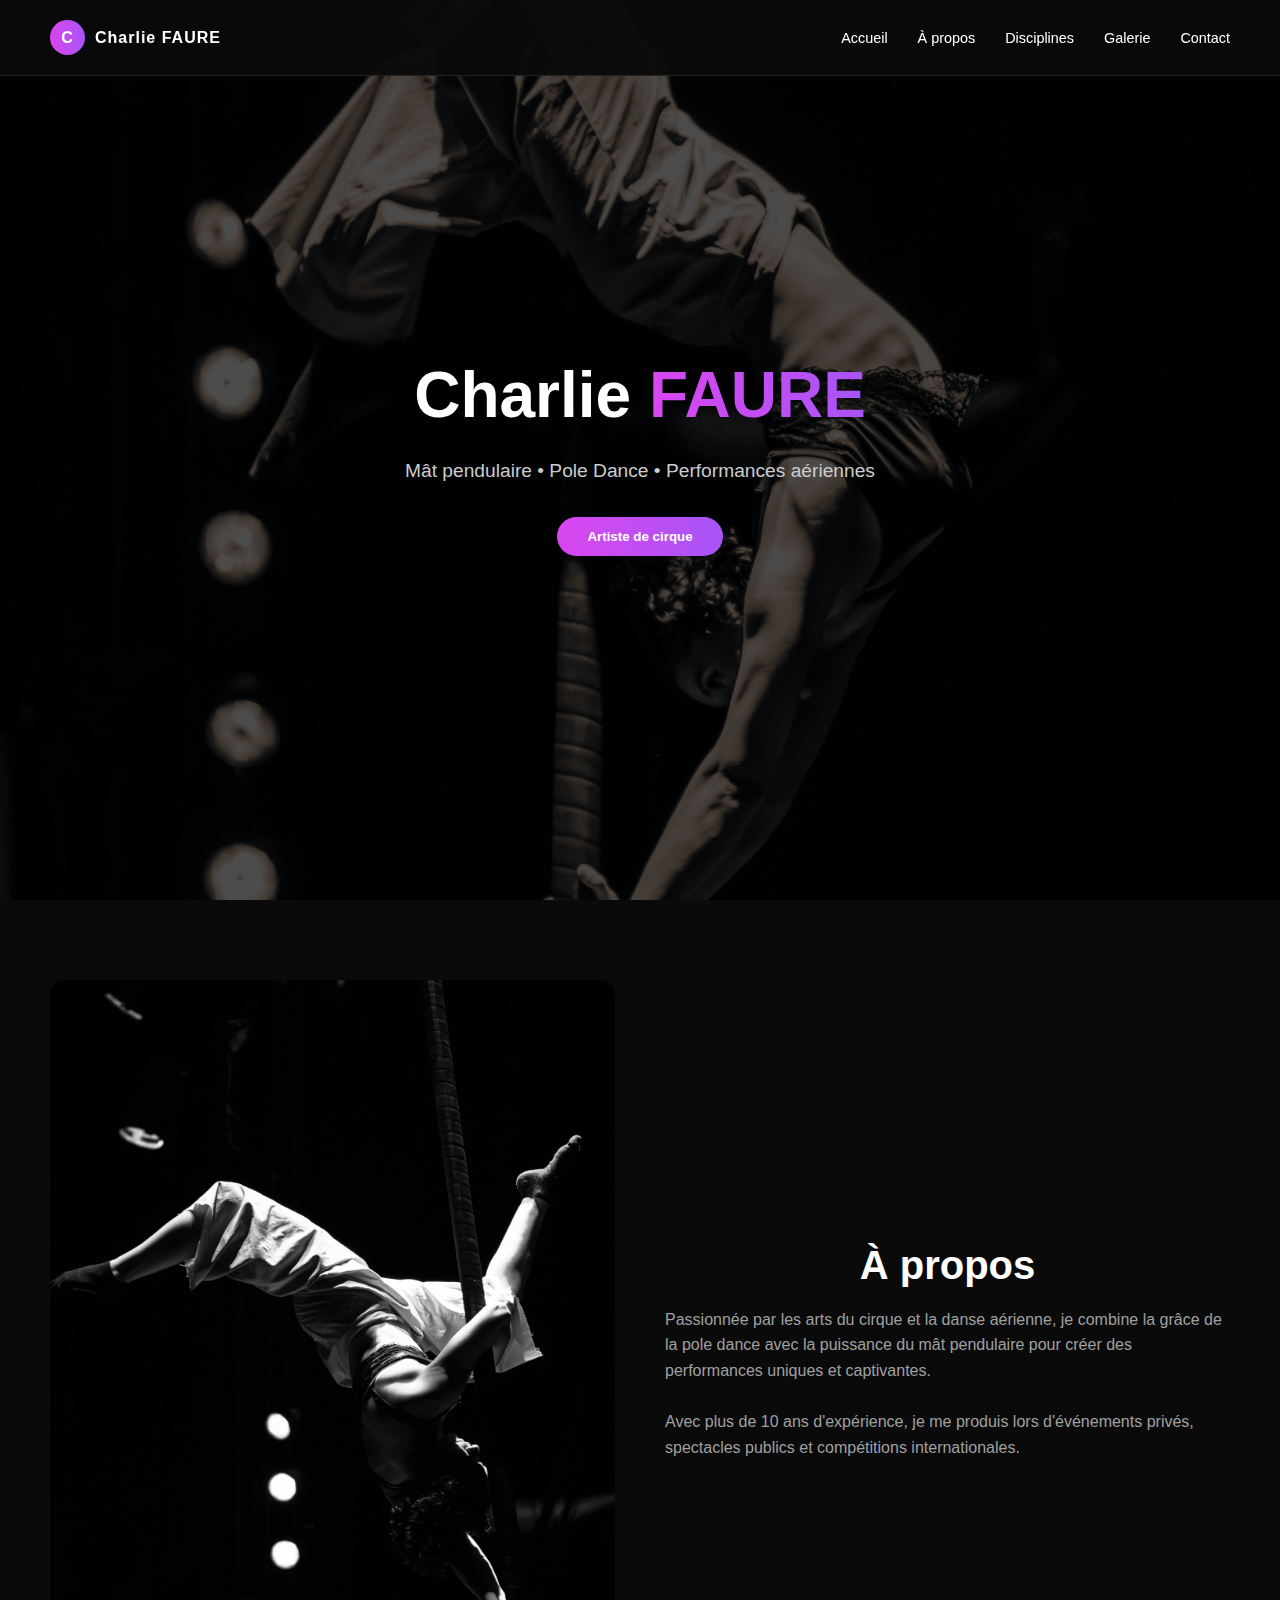
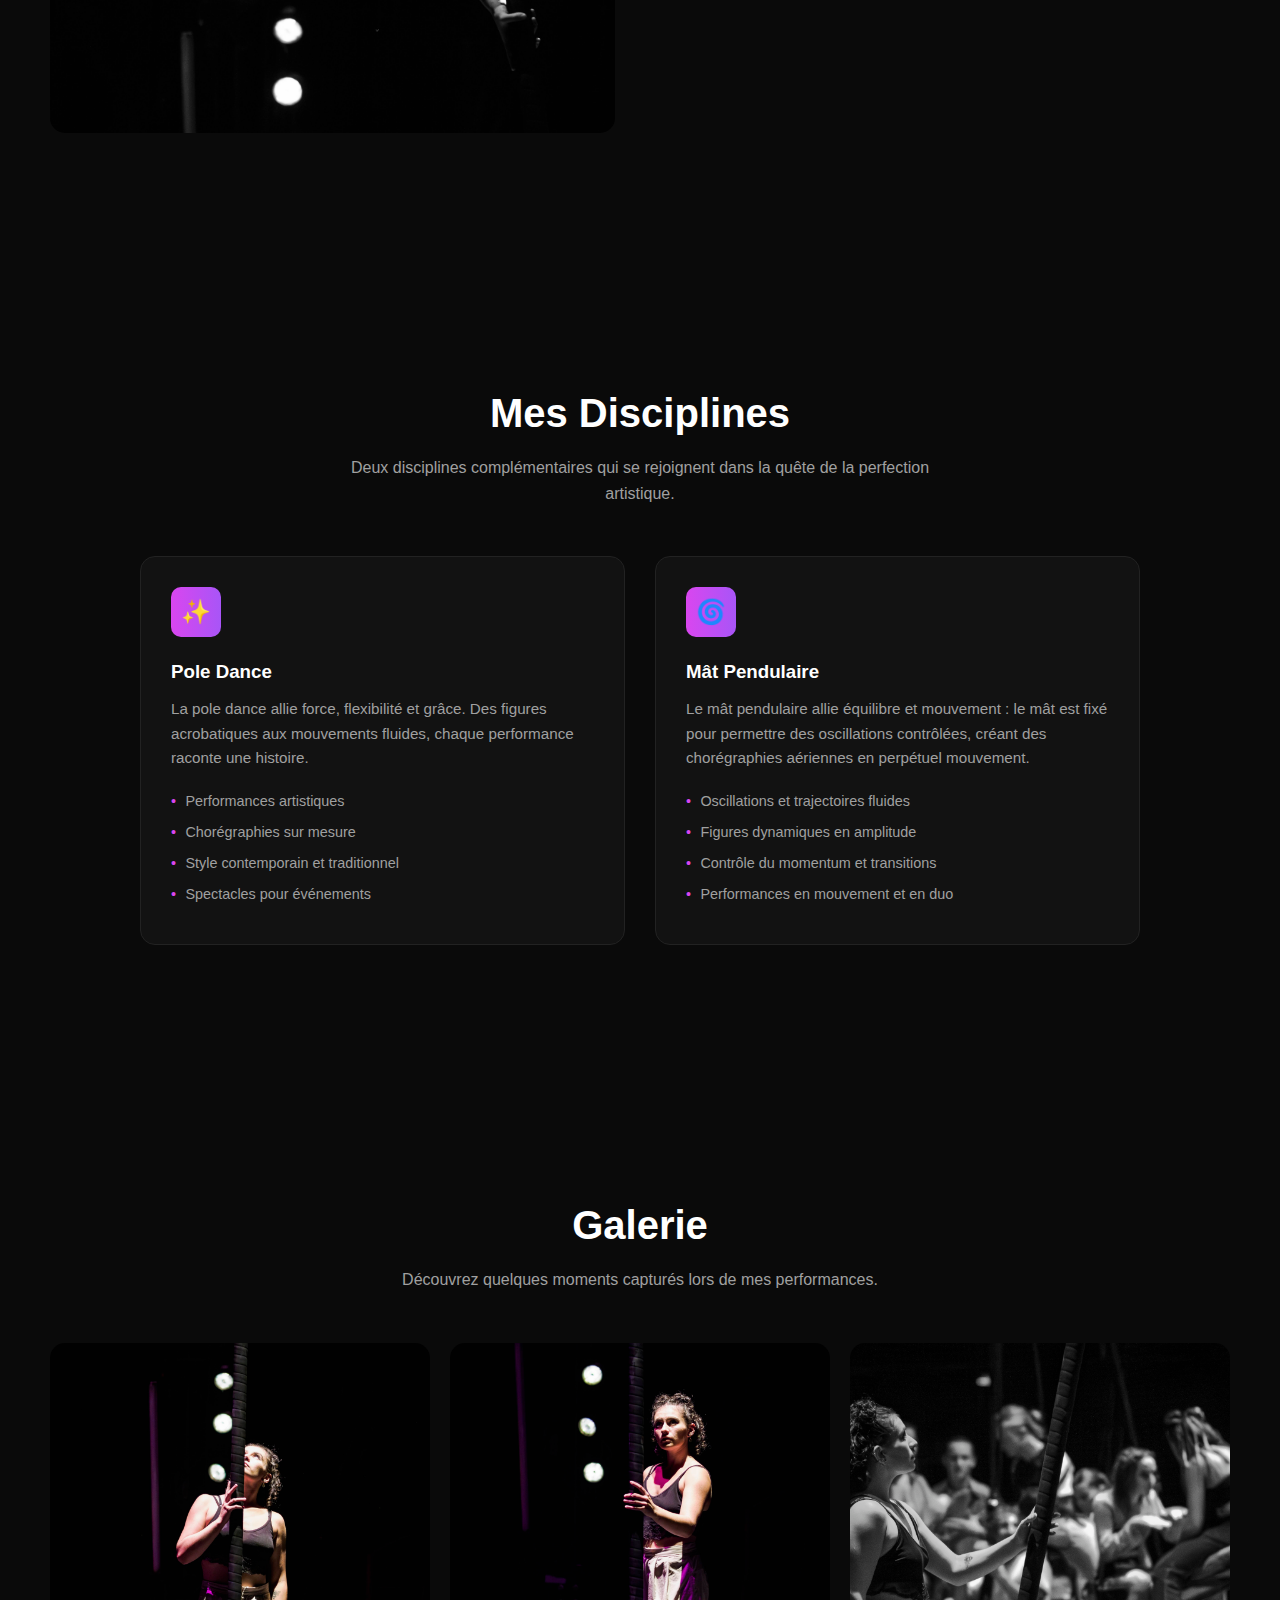
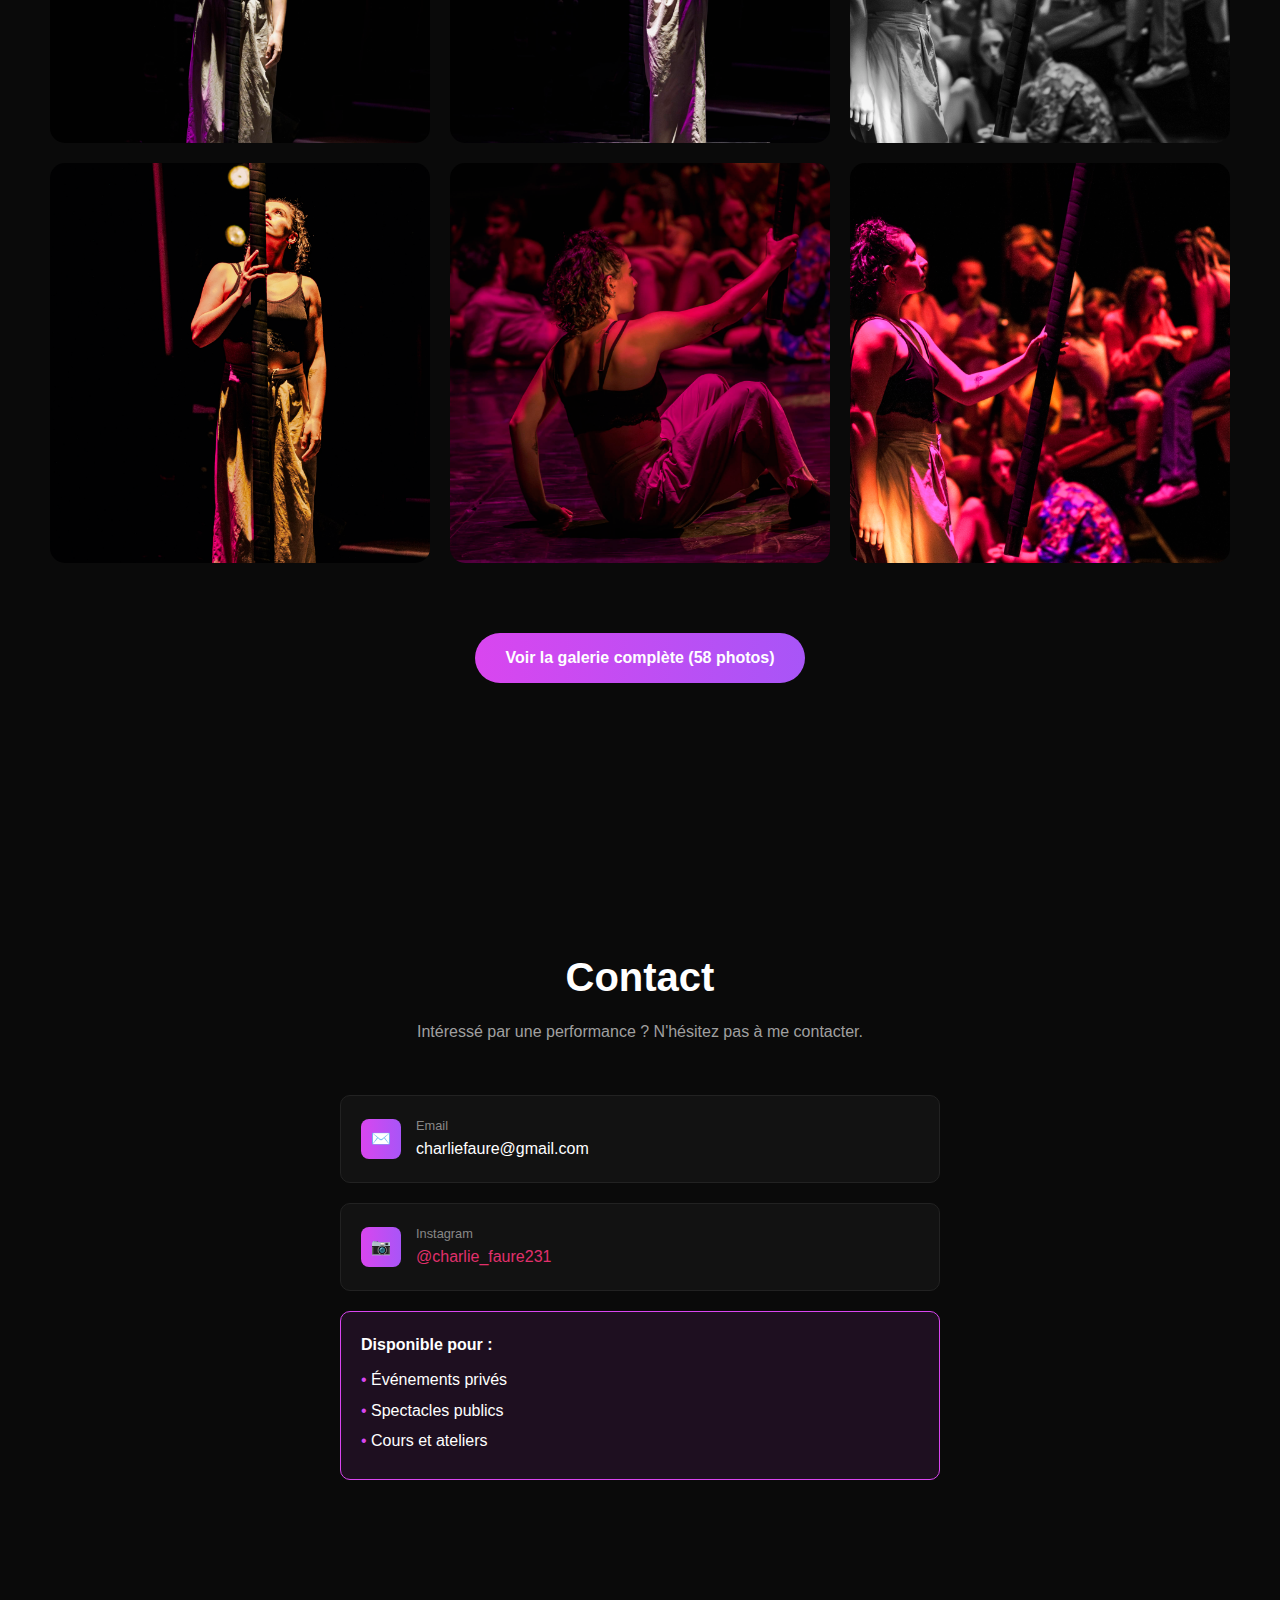
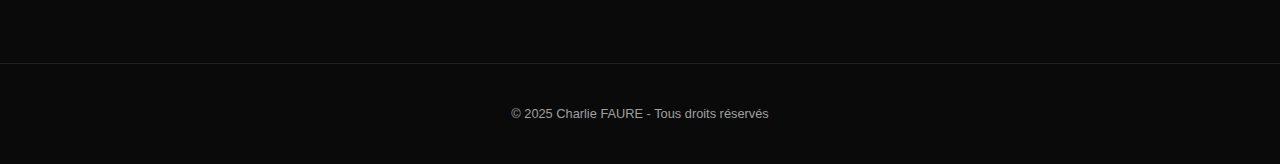
<file: index.html>
<!DOCTYPE html>
<html lang="fr">
<head>
	<meta charset="UTF-8">
	<meta name="viewport" content="width=device-width, initial-scale=1.0">
	<title>Charlie FAURE</title>
	<link rel="stylesheet" href="style.css">
</head>
<body>

	<nav>
		<div class="logo">
			<div class="logo-circle">C</div>
			Charlie FAURE
		</div>
		<ul>
			<li><a href="#accueil">Accueil</a></li>
			<li><a href="#apropos">À propos</a></li>
			<li><a href="#disciplines">Disciplines</a></li>
			<li><a href="#galerie">Galerie</a></li>
			<li><a href="#contact">Contact</a></li>
		</ul>
	</nav>

	<section id="accueil">
		<h1>Charlie <span class="highlight">FAURE</span></h1>
		<p style="color: #ccc; font-size: 1.2rem;">Mât pendulaire • Pole Dance • Performances aériennes</p>
		<button class="btn-primary">Artiste de cirque</button>
	</section>

	<section id="apropos">
		<div class="about-container">
			<div class="about-img">
				<img src="images/014.jpg" alt="Artiste aérienne - Image 010">
			</div>
			<div class="about-text">
				<h2>À propos</h2>
				<p style="color: #a0a0a0; margin-bottom: 20px;">
					Passionnée par les arts du cirque et la danse aérienne, je combine la grâce de la pole dance avec la puissance du mât pendulaire pour créer des performances uniques et captivantes.
					<br><br>
					Avec plus de 10 ans d'expérience, je me produis lors d'événements privés, spectacles publics et compétitions internationales.
				</p>
			</div>
		</div>
	</section>

	<section id="disciplines">
		<h2>Mes Disciplines</h2>
		<p class="section-subtitle">Deux disciplines complémentaires qui se rejoignent dans la quête de la perfection artistique.</p>
		
		<div class="disciplines-grid">
			<div class="discipline-card">
				<div class="icon-box">✨</div>
				<h3>Pole Dance</h3>
				<p style="color: #a0a0a0; margin-top: 10px; font-size: 0.95rem;">
					La pole dance allie force, flexibilité et grâce. Des figures acrobatiques aux mouvements fluides, chaque performance raconte une histoire.
				</p>
				<ul>
					<li>Performances artistiques</li>
					<li>Chorégraphies sur mesure</li>
					<li>Style contemporain et traditionnel</li>
					<li>Spectacles pour événements</li>
				</ul>
			</div>
			
			<div class="discipline-card">
				<div class="icon-box">🌀</div>
				<h3>Mât Pendulaire</h3>
				<p style="color: #a0a0a0; margin-top: 10px; font-size: 0.95rem;">
					Le mât pendulaire allie équilibre et mouvement : le mât est fixé pour permettre des oscillations contrôlées, créant des chorégraphies aériennes en perpétuel mouvement.
				</p>
				<ul>
					<li>Oscillations et trajectoires fluides</li>
					<li>Figures dynamiques en amplitude</li>
					<li>Contrôle du momentum et transitions</li>
					<li>Performances en mouvement et en duo</li>
				</ul>
			</div>
		</div>
	</section>

	<section id="galerie">
		<h2>Galerie</h2>
		<p class="section-subtitle">Découvrez quelques moments capturés lors de mes performances.</p>
		<div class="gallery-grid">
			<div class="gallery-item">
				<img src="images/001.jpg" alt="Performance 1">
			</div>
			<div class="gallery-item">
				<img src="images/003.jpg" alt="Performance 3">
			</div>
			<div class="gallery-item">
				<img src="images/005.jpg" alt="Performance 5">
			</div>
			<div class="gallery-item">
				<img src="images/002.jpg" alt="Performance 2">
			</div>
			<div class="gallery-item">
				<img src="images/004.jpg" alt="Performance 4">
			</div>
			<div class="gallery-item">
				<img src="images/006.jpg" alt="Performance 6">
			</div>
		</div>
		<div style="text-align:center; margin-top:40px;">
			<a href="galerie.html" class="btn-primary" style="display:inline-block;">Voir la galerie complète (58 photos)</a>
		</div>
	</section>

	<section id="contact">
		<h2>Contact</h2>
		<p class="section-subtitle">Intéressé par une performance ? N'hésitez pas à me contacter.</p>
		
		<div class="contact-container">

			<div class="contact-info">
				<div class="info-card">
					<div class="info-icon">✉️</div>
					<div>
						<div style="font-size: 0.8rem; color: #888;">Email</div>
						<div>charliefaure@gmail.com</div>
					</div>
				</div>
				<div class="info-card">
					<div class="info-icon">📷</div>
					<div>
						<div style="font-size: 0.8rem; color: #888;">Instagram</div>
						<div>
							<a href="https://www.instagram.com/charlie_faure231/" target="_blank" rel="noopener noreferrer" aria-label="Profil Instagram de Charlie Faure" style="color:#e1306c; text-decoration:none; display:block;">
								@charlie_faure231
							</a>
						</div>
					</div>
				</div>

				<div class="disponible-box">
					<strong>Disponible pour :</strong>
					<ul style="margin-top: 10px;">
						<li>Événements privés</li>
						<li>Spectacles publics</li>
						<li>Cours et ateliers</li>
					</ul>
				</div>
			</div>
		</div>
	</section>

	<footer>
		© 2025 Charlie FAURE - Tous droits réservés
	</footer>

</body>
</html>
</file>
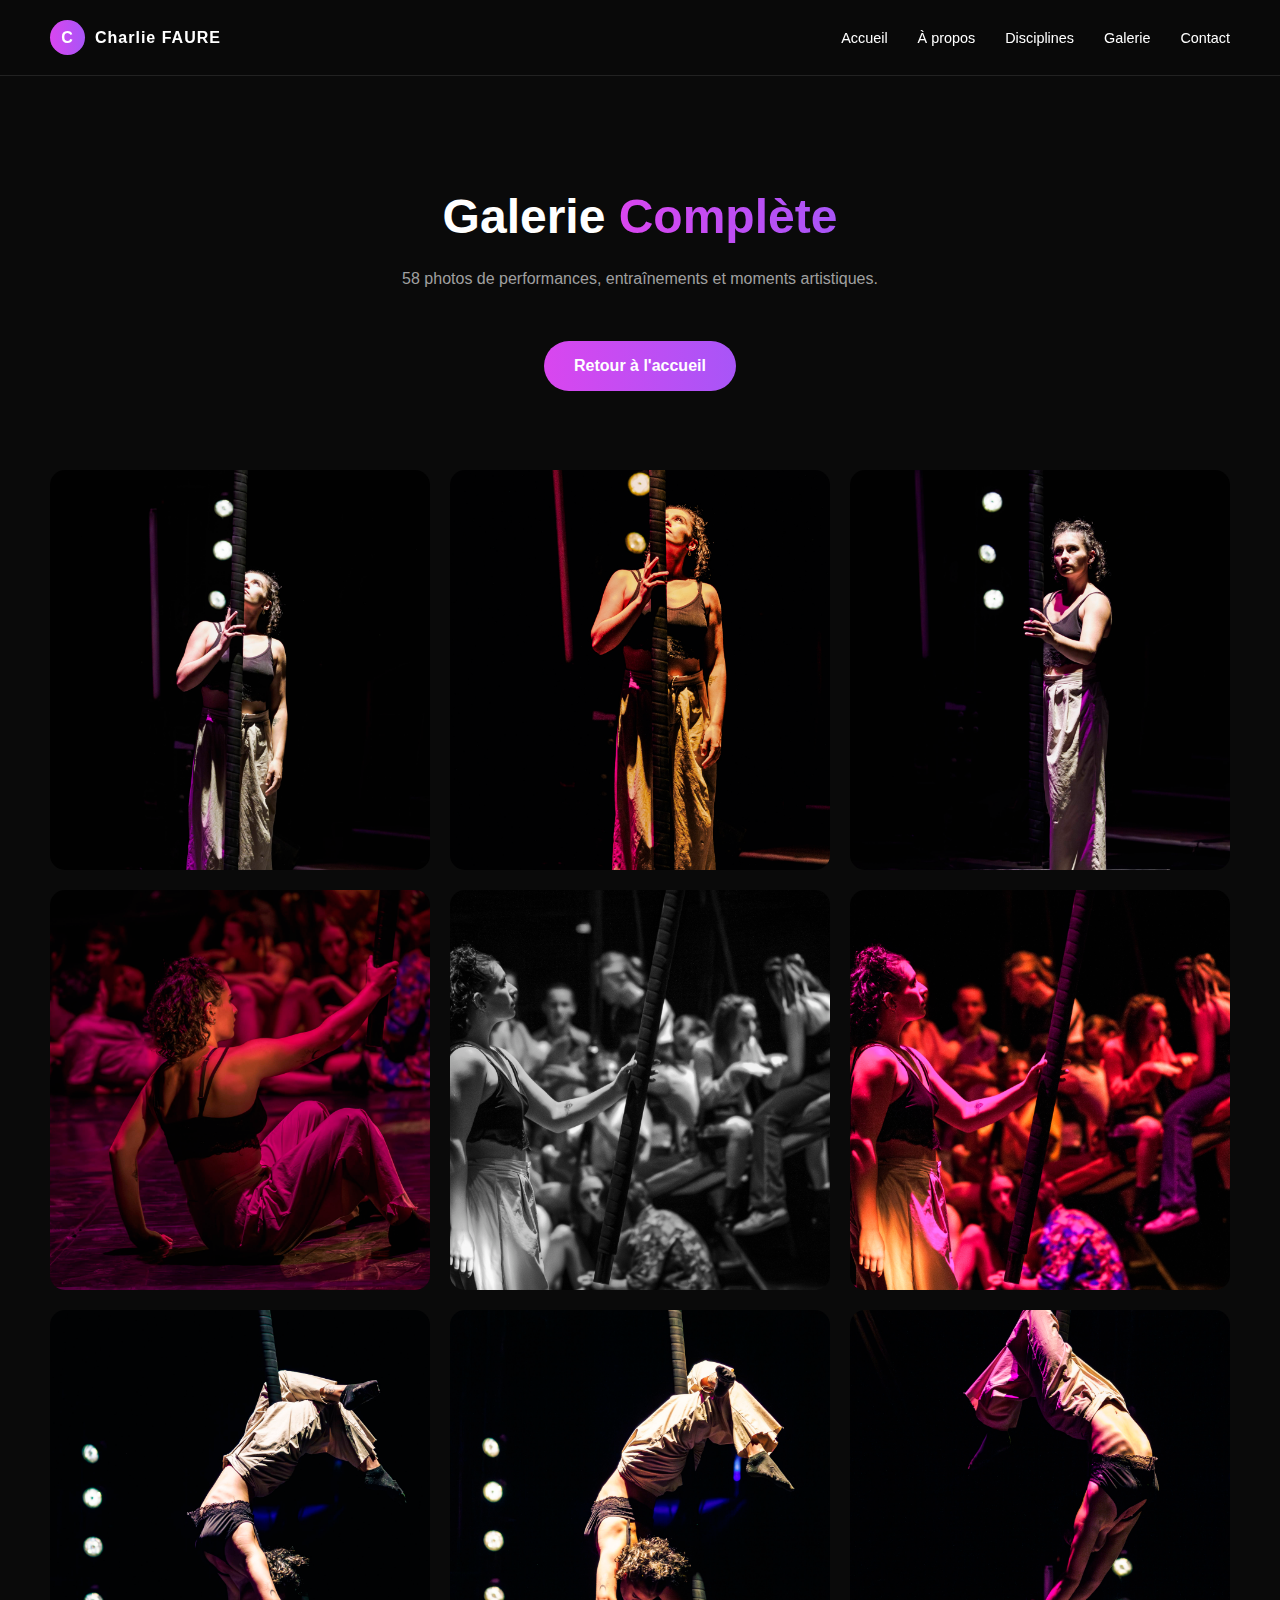
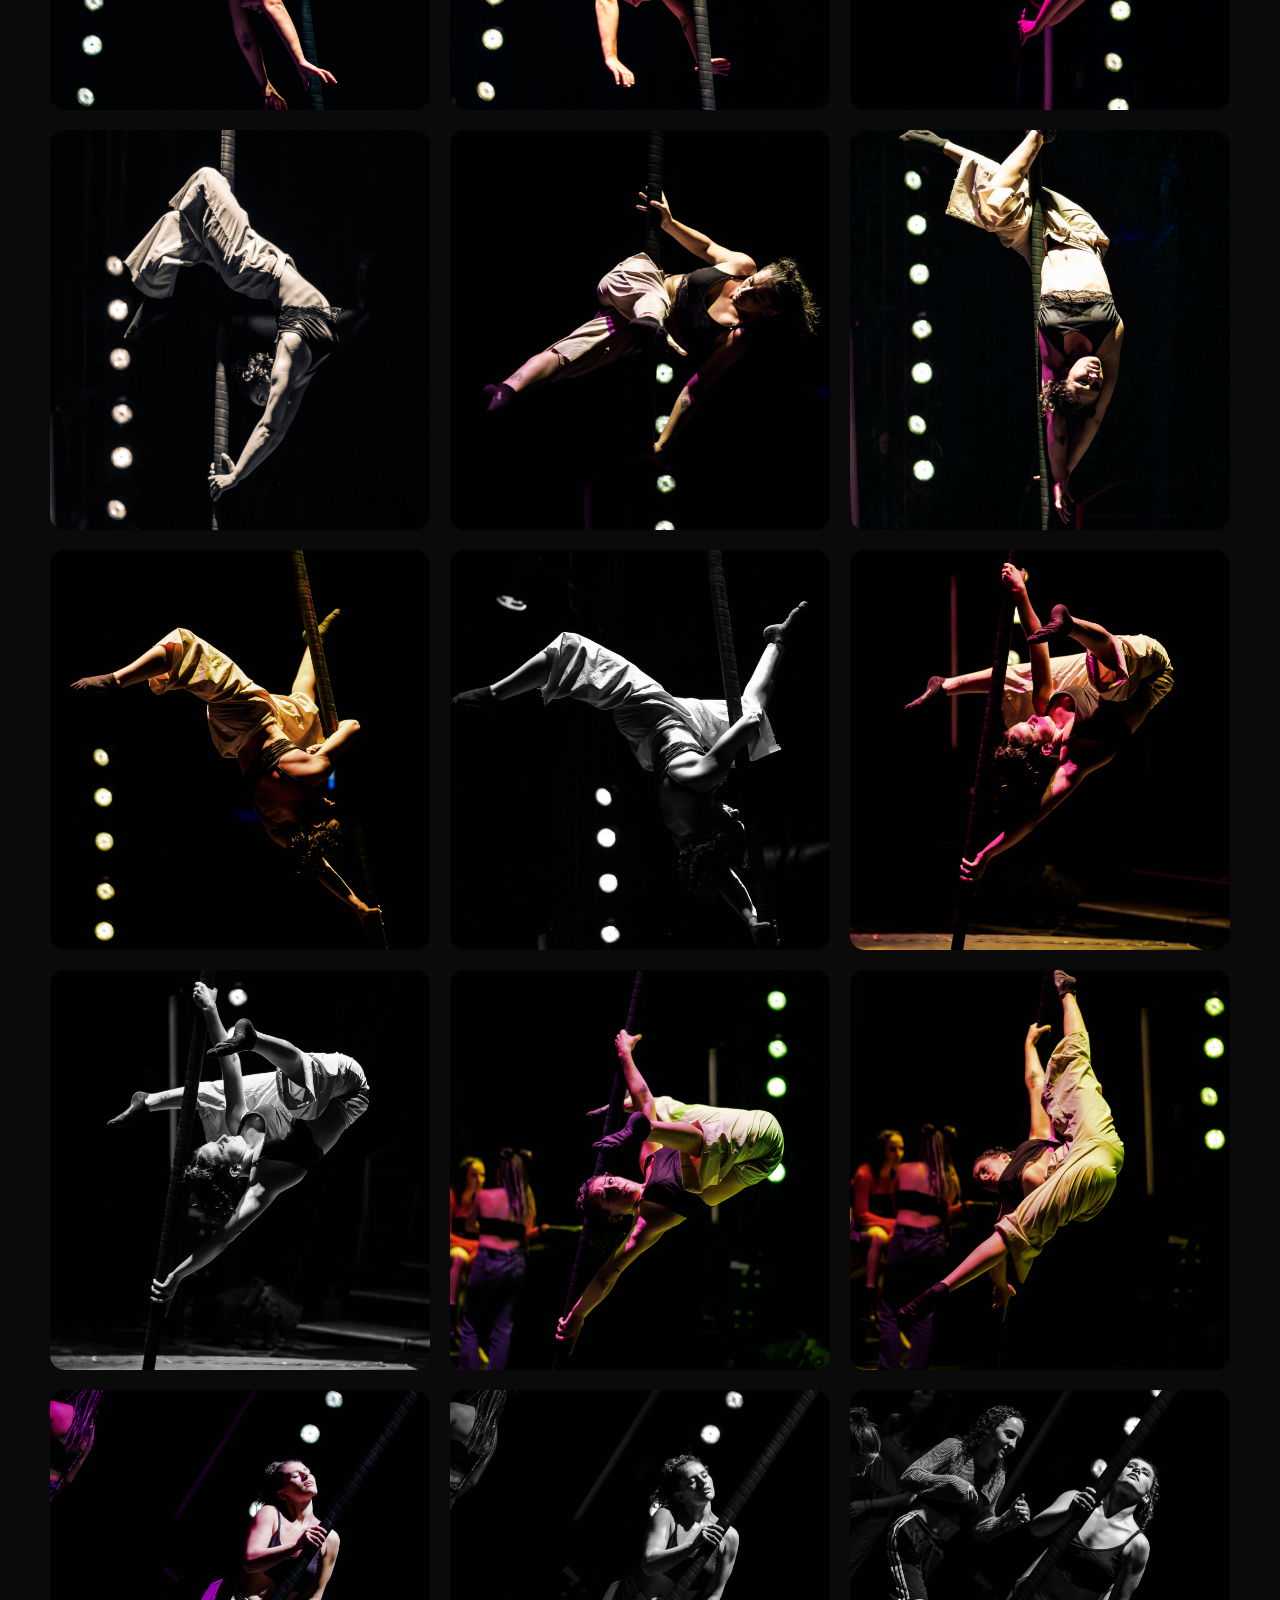
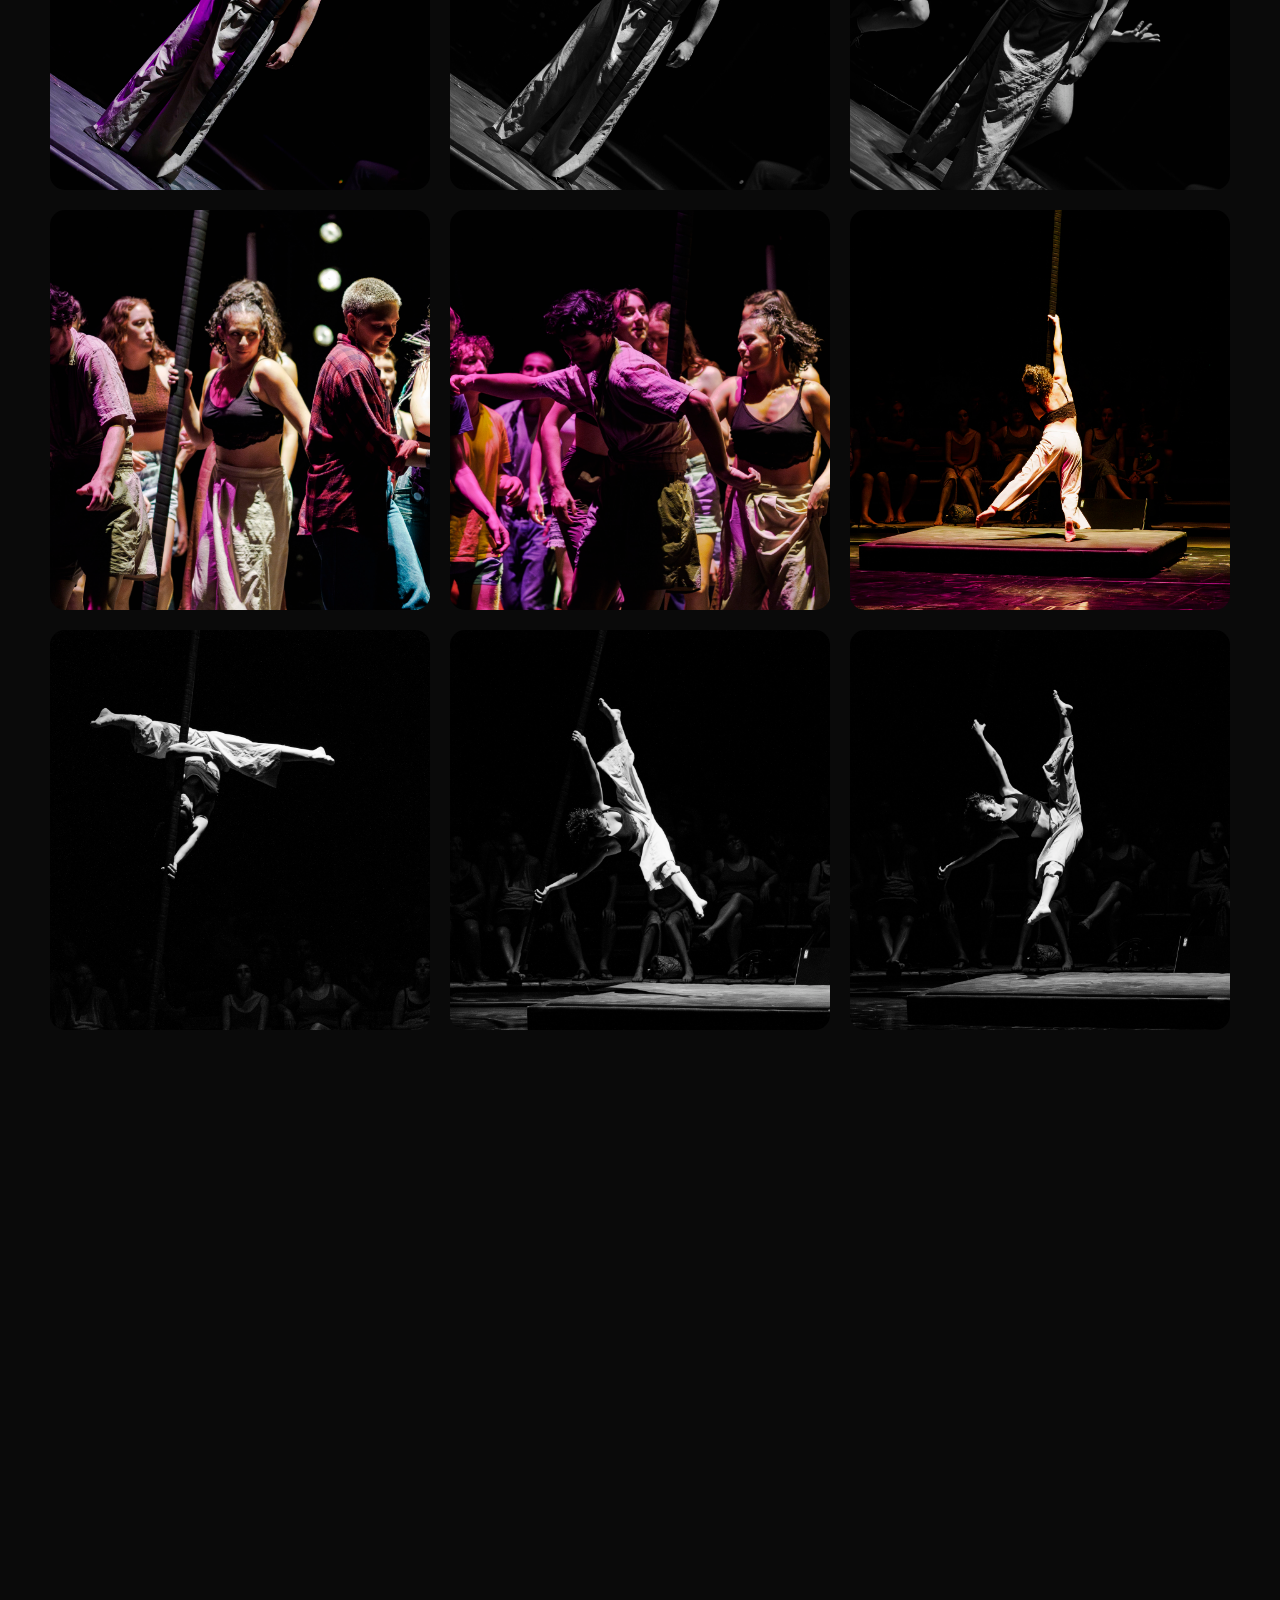
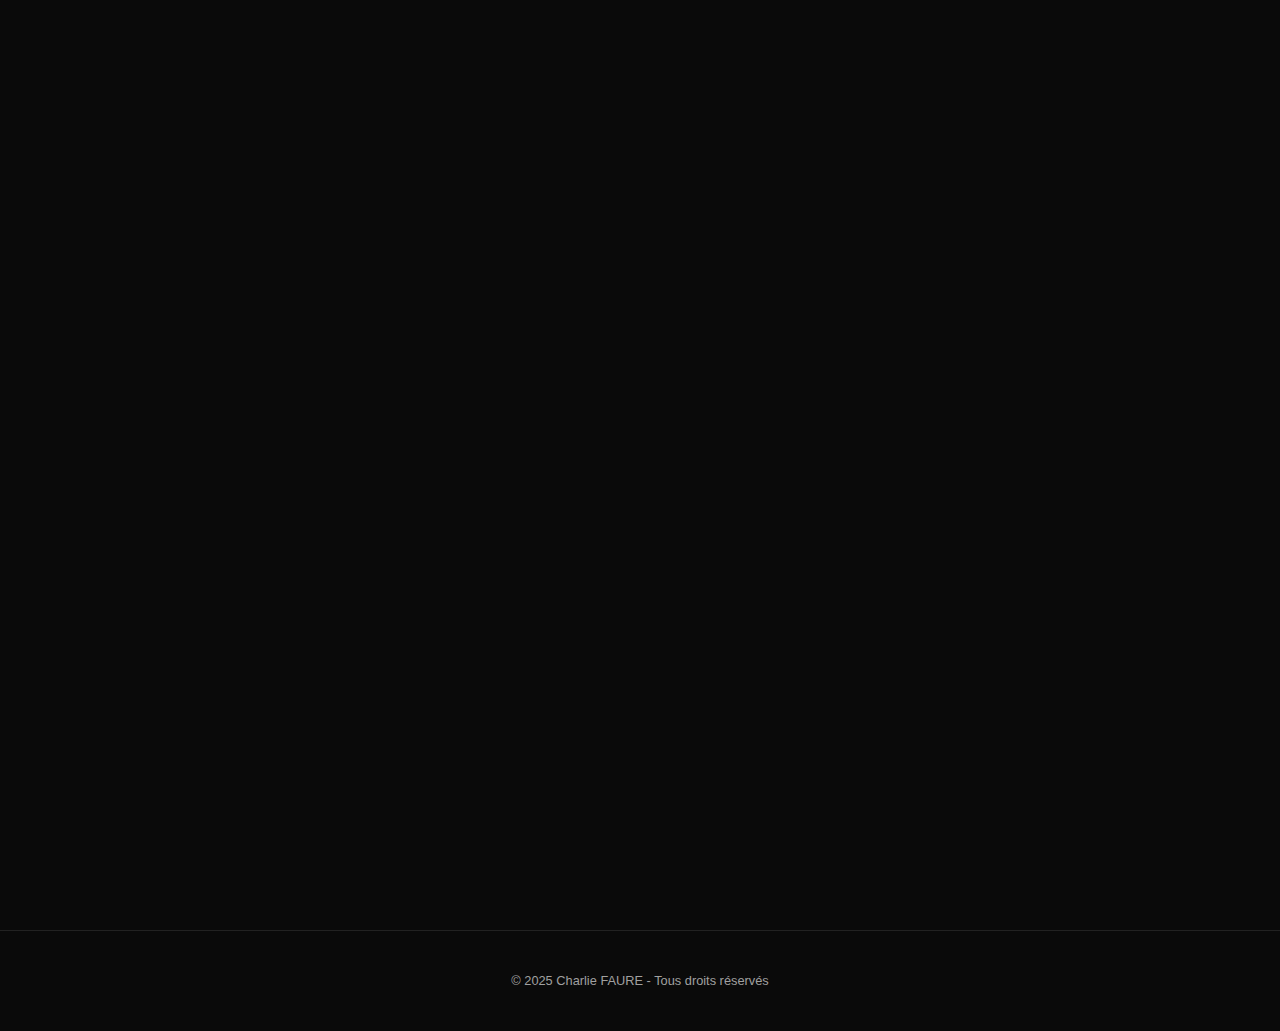
<file: galerie.html>
<!DOCTYPE html>
<html lang="fr">
<head>
	<meta charset="UTF-8" />
	<meta name="viewport" content="width=device-width, initial-scale=1.0" />
	<title>Galerie Complète - Charlie FAURE</title>
	<link rel="stylesheet" href="style.css" />
	<style>
		/* Ajustements mineurs spécifiques à la page galerie (réutilise la grille existante) */
		.header-gallery { min-height:50vh; display:flex; flex-direction:column; justify-content:center; align-items:center; text-align:center; padding-top:120px; }
		.header-gallery h1 { font-size:3rem; margin-bottom:10px; }
		.back-link { margin-top:25px; font-size:0.85rem; color:var(--text-muted); }
		.back-link a { color:var(--accent-solid); }
	</style>
</head>
<body>
	<nav>
		<div class="logo">
			<div class="logo-circle">C</div>
			Charlie FAURE
		</div>
		<ul>
			<li><a href="index.html#accueil">Accueil</a></li>
			<li><a href="index.html#apropos">À propos</a></li>
			<li><a href="index.html#disciplines">Disciplines</a></li>
			<li><a href="index.html#galerie">Galerie</a></li>
			<li><a href="index.html#contact">Contact</a></li>
		</ul>
	</nav>

	<header class="header-gallery">
		<h1>Galerie <span class="highlight">Complète</span></h1>
		<p class="section-subtitle" style="margin-bottom:20px;">58 photos de performances, entraînements et moments artistiques.</p>
		<a href="index.html#galerie" class="btn-primary">Retour à l'accueil</a>
	</header>

	<section style="padding-top:20px;">
		<div class="gallery-grid">
			<div class="gallery-item"><img src="images/001.jpg" alt="Photo 001" loading="lazy"></div>
			<div class="gallery-item"><img src="images/002.jpg" alt="Photo 002" loading="lazy"></div>
			<div class="gallery-item"><img src="images/003.jpg" alt="Photo 003" loading="lazy"></div>
			<div class="gallery-item"><img src="images/004.jpg" alt="Photo 004" loading="lazy"></div>
			<div class="gallery-item"><img src="images/005.jpg" alt="Photo 005" loading="lazy"></div>
			<div class="gallery-item"><img src="images/006.jpg" alt="Photo 006" loading="lazy"></div>
			<div class="gallery-item"><img src="images/007.jpg" alt="Photo 007" loading="lazy"></div>
			<div class="gallery-item"><img src="images/008.jpg" alt="Photo 008" loading="lazy"></div>
			<div class="gallery-item"><img src="images/009.jpg" alt="Photo 009" loading="lazy"></div>
			<div class="gallery-item"><img src="images/010.jpg" alt="Photo 010" loading="lazy"></div>
			<div class="gallery-item"><img src="images/011.jpg" alt="Photo 011" loading="lazy"></div>
			<div class="gallery-item"><img src="images/012.jpg" alt="Photo 012" loading="lazy"></div>
			<div class="gallery-item"><img src="images/013.jpg" alt="Photo 013" loading="lazy"></div>
			<div class="gallery-item"><img src="images/014.jpg" alt="Photo 014" loading="lazy"></div>
			<div class="gallery-item"><img src="images/015.jpg" alt="Photo 015" loading="lazy"></div>
			<div class="gallery-item"><img src="images/016.jpg" alt="Photo 016" loading="lazy"></div>
			<div class="gallery-item"><img src="images/017.jpg" alt="Photo 017" loading="lazy"></div>
			<div class="gallery-item"><img src="images/018.jpg" alt="Photo 018" loading="lazy"></div>
			<div class="gallery-item"><img src="images/019.jpg" alt="Photo 019" loading="lazy"></div>
			<div class="gallery-item"><img src="images/020.jpg" alt="Photo 020" loading="lazy"></div>
			<div class="gallery-item"><img src="images/021.jpg" alt="Photo 021" loading="lazy"></div>
			<div class="gallery-item"><img src="images/022.jpg" alt="Photo 022" loading="lazy"></div>
			<div class="gallery-item"><img src="images/023.jpg" alt="Photo 023" loading="lazy"></div>
			<div class="gallery-item"><img src="images/024.jpg" alt="Photo 024" loading="lazy"></div>
			<div class="gallery-item"><img src="images/025.jpg" alt="Photo 025" loading="lazy"></div>
			<div class="gallery-item"><img src="images/026.jpg" alt="Photo 026" loading="lazy"></div>
			<div class="gallery-item"><img src="images/027.jpg" alt="Photo 027" loading="lazy"></div>
			<div class="gallery-item"><img src="images/028.jpg" alt="Photo 028" loading="lazy"></div>
			<div class="gallery-item"><img src="images/029.jpg" alt="Photo 029" loading="lazy"></div>
			<div class="gallery-item"><img src="images/030.jpg" alt="Photo 030" loading="lazy"></div>
			<div class="gallery-item"><img src="images/031.jpg" alt="Photo 031" loading="lazy"></div>
			<div class="gallery-item"><img src="images/032.jpg" alt="Photo 032" loading="lazy"></div>
			<div class="gallery-item"><img src="images/033.jpg" alt="Photo 033" loading="lazy"></div>
			<div class="gallery-item"><img src="images/034.jpg" alt="Photo 034" loading="lazy"></div>
			<div class="gallery-item"><img src="images/035.jpg" alt="Photo 035" loading="lazy"></div>
			<div class="gallery-item"><img src="images/036.jpg" alt="Photo 036" loading="lazy"></div>
			<div class="gallery-item"><img src="images/037.jpg" alt="Photo 037" loading="lazy"></div>
			<div class="gallery-item"><img src="images/038.jpg" alt="Photo 038" loading="lazy"></div>
			<div class="gallery-item"><img src="images/039.jpg" alt="Photo 039" loading="lazy"></div>
			<div class="gallery-item"><img src="images/040.jpg" alt="Photo 040" loading="lazy"></div>
			<div class="gallery-item"><img src="images/041.jpg" alt="Photo 041" loading="lazy"></div>
			<div class="gallery-item"><img src="images/042.jpg" alt="Photo 042" loading="lazy"></div>
			<div class="gallery-item"><img src="images/043.jpg" alt="Photo 043" loading="lazy"></div>
			<div class="gallery-item"><img src="images/044.jpg" alt="Photo 044" loading="lazy"></div>
			<div class="gallery-item"><img src="images/045.jpg" alt="Photo 045" loading="lazy"></div>
			<div class="gallery-item"><img src="images/046.jpg" alt="Photo 046" loading="lazy"></div>
			<div class="gallery-item"><img src="images/047.jpg" alt="Photo 047" loading="lazy"></div>
			<div class="gallery-item"><img src="images/048.jpg" alt="Photo 048" loading="lazy"></div>
			<div class="gallery-item"><img src="images/049.jpg" alt="Photo 049" loading="lazy"></div>
			<div class="gallery-item"><img src="images/050.jpg" alt="Photo 050" loading="lazy"></div>
			<div class="gallery-item"><img src="images/051.jpg" alt="Photo 051" loading="lazy"></div>
			<div class="gallery-item"><img src="images/052.jpg" alt="Photo 052" loading="lazy"></div>
			<div class="gallery-item"><img src="images/053.jpg" alt="Photo 053" loading="lazy"></div>
			<div class="gallery-item"><img src="images/054.jpg" alt="Photo 054" loading="lazy"></div>
			<div class="gallery-item"><img src="images/055.jpg" alt="Photo 055" loading="lazy"></div>
			<div class="gallery-item"><img src="images/056.jpg" alt="Photo 056" loading="lazy"></div>
			<div class="gallery-item"><img src="images/057.jpg" alt="Photo 057" loading="lazy"></div>
			<div class="gallery-item"><img src="images/058.jpg" alt="Photo 058" loading="lazy"></div>
		</div>
	</section>

	<footer>
		© 2025 Charlie FAURE - Tous droits réservés
	</footer>
</body>
</html>
</file>
<file: style.css>
:root {
	--bg-dark: #0a0a0a;
	--bg-card: #121212;
	--bg-input: #1e1e1e;
	--text-main: #ffffff;
	--text-muted: #a0a0a0;
	--accent-gradient: linear-gradient(90deg, #d946ef, #a855f7);
	--accent-solid: #d946ef;
}

* {
	margin: 0;
	padding: 0;
	box-sizing: border-box;
	font-family: 'Segoe UI', Tahoma, Geneva, Verdana, sans-serif;
}

html {
	scroll-behavior: smooth;
}

body {
	background-color: var(--bg-dark);
	color: var(--text-main);
	line-height: 1.6;
}

a { text-decoration: none; color: inherit; }
ul { list-style: none; }

nav {
	display: flex;
	justify-content: space-between;
	align-items: center;
	padding: 20px 50px;
	position: fixed;
	width: 100%;
	top: 0;
	background-color: rgba(10, 10, 10, 0.95);
	z-index: 1000;
	border-bottom: 1px solid #222;
}

.logo {
	display: flex;
	align-items: center;
	font-weight: bold;
	letter-spacing: 1px;
}

.logo-circle {
	width: 35px;
	height: 35px;
	background: var(--accent-gradient);
	border-radius: 50%;
	display: flex;
	align-items: center;
	justify-content: center;
	margin-right: 10px;
	font-weight: bold;
}

nav ul {
	display: flex;
	gap: 30px;
}

nav ul li a {
	font-size: 0.9rem;
	transition: color 0.3s;
}

nav ul li a:hover {
	color: var(--accent-solid);
}

section {
	padding: 80px 50px;
	min-height: 100vh;
	display: flex;
	flex-direction: column;
	justify-content: center;
}

h2 {
	font-size: 2.5rem;
	text-align: center;
	margin-bottom: 10px;
}

.section-subtitle {
	text-align: center;
	color: var(--text-muted);
	margin-bottom: 50px;
	max-width: 600px;
	margin-left: auto;
	margin-right: auto;
}

#accueil {
	background: linear-gradient(rgba(0,0,0,0.7), rgba(0,0,0,0.7)), url('images/010.jpg') no-repeat center center/cover;
	background-size: cover;
	background-position: center;
	align-items: center;
	text-align: center;
}

#accueil h1 {
	font-size: 4rem;
	margin-bottom: 10px;
}

.highlight {
	background: var(--accent-gradient);
	-webkit-background-clip: text;
	-webkit-text-fill-color: transparent;
}

.btn-primary {
	background: var(--accent-gradient);
	color: white;
	padding: 12px 30px;
	border-radius: 25px;
	font-weight: bold;
	margin-top: 30px;
	display: inline-block;
	border: none;
	cursor: pointer;
}

.about-container {
	display: flex;
	gap: 50px;
	align-items: center;
	max-width: 1200px;
	margin: 0 auto;
}

.about-img {
	flex: 1;
	border-radius: 15px;
	overflow: hidden;
}

.about-img img { width: 100%; height: auto; display: block; }

.about-text {
	flex: 1;
}

.stats-grid {
	display: grid;
	grid-template-columns: repeat(3, 1fr);
	gap: 15px;
	margin-top: 30px;
}

.stat-card {
	background: var(--bg-card);
	padding: 20px;
	border-radius: 10px;
	text-align: center;
}

.stat-number {
	font-size: 1.5rem;
	font-weight: bold;
	display: block;
}

.disciplines-grid {
	display: grid;
	grid-template-columns: repeat(auto-fit, minmax(300px, 1fr));
	gap: 30px;
	max-width: 1000px;
	margin: 0 auto;
	width: 100%;
}

.discipline-card {
	background: var(--bg-card);
	padding: 30px;
	border-radius: 15px;
	border: 1px solid #222;
}

.icon-box {
	width: 50px;
	height: 50px;
	background: var(--accent-gradient);
	border-radius: 10px;
	margin-bottom: 20px;
	display: flex;
	align-items: center;
	justify-content: center;
	font-size: 1.5rem;
}

.discipline-card ul {
	margin-top: 20px;
}

.discipline-card li {
	margin-bottom: 8px;
	color: var(--text-muted);
	font-size: 0.9rem;
}

.discipline-card li::before {
	content: "•";
	color: var(--accent-solid);
	display: inline-block;
	width: 1em;
}

.gallery-grid {
	display: grid;
	grid-template-columns: repeat(auto-fit, minmax(300px, 1fr));
	gap: 20px;
	max-width: 1200px;
	margin: 0 auto;
	width: 100%;
}

.gallery-item {
	height: 400px;
	border-radius: 15px;
	overflow: hidden;
}

.gallery-item img {
	width: 100%;
	height: 100%;
	object-fit: cover;
	transition: transform 0.3s;
}

.gallery-item:hover img { transform: scale(1.05); }

.contact-container {
	display: flex;
	justify-content: center;
	max-width: 600px;
	margin: 0 auto;
	width: 100%;
}

.contact-info {
	flex: 1;
	display: flex;
	flex-direction: column;
	gap: 20px;
}

.info-card {
	background: var(--bg-card);
	padding: 20px;
	border-radius: 10px;
	display: flex;
	align-items: center;
	gap: 15px;
	border: 1px solid #222;
}

.info-icon {
	width: 40px; 
	height: 40px; 
	background: var(--accent-gradient); 
	border-radius: 8px;
	display: flex; align-items: center; justify-content: center;
}

.disponible-box {
	border: 1px solid var(--accent-solid);
	background: rgba(217, 70, 239, 0.1);
	padding: 20px;
	border-radius: 10px;
	margin-top: auto;
}

.disponible-box li { margin-bottom: 5px; }
.disponible-box li::before { content: "• "; color: var(--accent-solid); }

footer {
	text-align: center;
	padding: 40px;
	border-top: 1px solid #222;
	color: var(--text-muted);
	font-size: 0.8rem;
}

@media (max-width: 768px) {
	nav { padding: 15px 20px; flex-direction: column; gap: 10px; }
	nav ul { gap: 15px; }
	#accueil h1 { font-size: 2.5rem; }
	.about-container, .contact-container { flex-direction: column; }
	.section-subtitle { width: 100%; }
}
</file>
